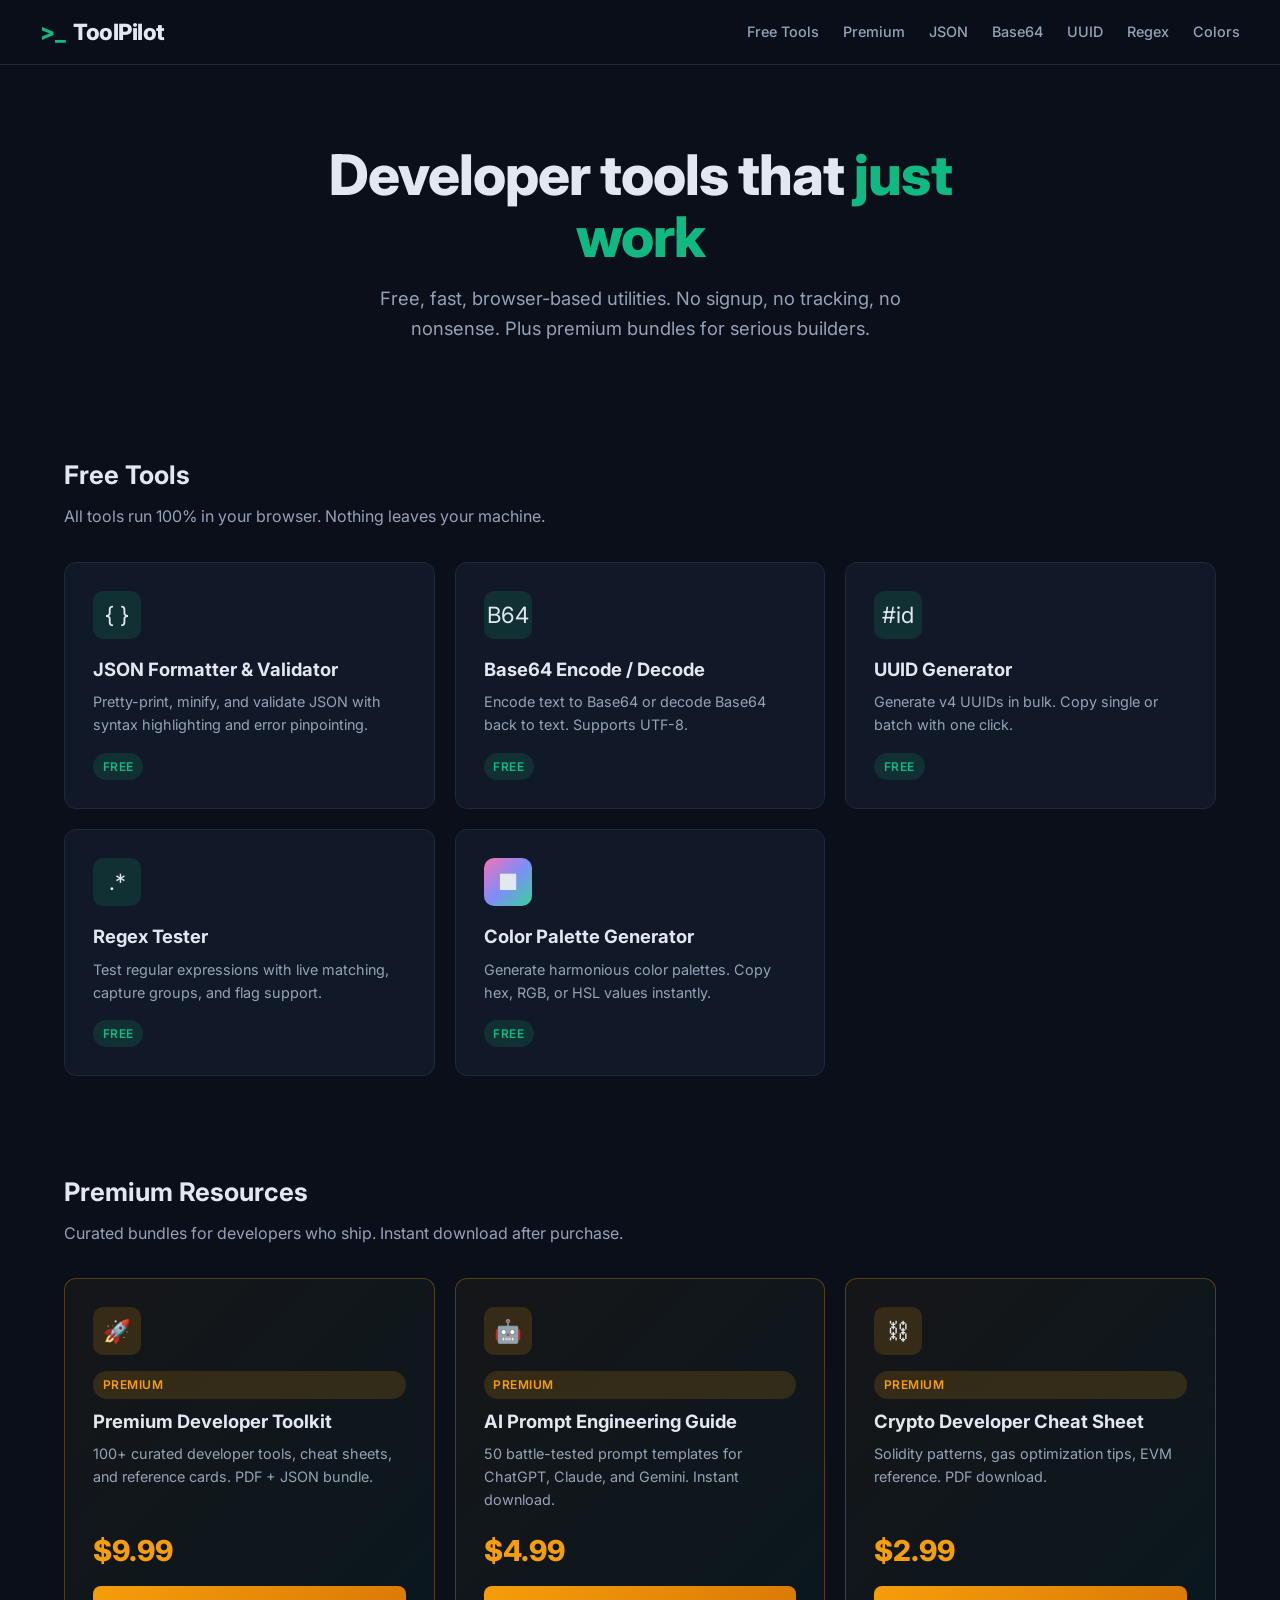
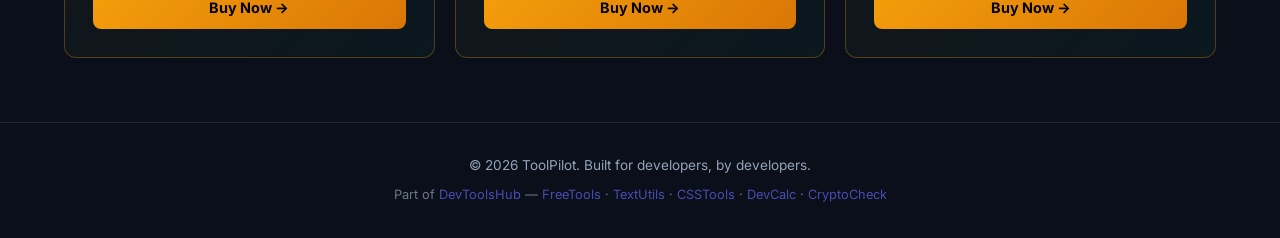
<file: index.html>
<!DOCTYPE html>
<html lang="en">
<head>
  <meta charset="UTF-8">
  <meta name="viewport" content="width=device-width, initial-scale=1.0">
  <title>ToolPilot — Free Developer Tools & Premium Resources</title>
  <meta name="description" content="Free online developer tools: JSON formatter, Base64 encoder, UUID generator, regex tester, color palette generator. Plus premium dev resources.">
  <meta name="keywords" content="developer tools, JSON formatter, Base64 encoder, UUID generator, regex tester, color palette, free tools">
  <meta name="author" content="ToolPilot">
  <meta property="og:title" content="ToolPilot — Free Developer Tools & Premium Resources">
  <meta property="og:description" content="Free online developer tools plus premium dev bundles. Ship faster.">
  <meta property="og:type" content="website">
  <meta name="twitter:card" content="summary_large_image">
  <link rel="canonical" href="https://lordbasilaiassistant-sudo.github.io/toolpilot-dev/">
  <link rel="preconnect" href="https://fonts.googleapis.com">
  <link href="https://fonts.googleapis.com/css2?family=Inter:wght@400;500;600;700;800&family=JetBrains+Mono:wght@400;500&display=swap" rel="stylesheet">
  <link rel="stylesheet" href="style.css">
</head>
<body>

<nav class="nav">
  <div class="nav-inner">
    <a href="index.html" class="nav-logo"><span>&gt;_</span> ToolPilot</a>
    <button class="hamburger" onclick="document.querySelector('.nav-links').classList.toggle('open')" aria-label="Menu">&#9776;</button>
    <div class="nav-links">
      <a href="#tools">Free Tools</a>
      <a href="#premium">Premium</a>
      <a href="tools/json-formatter.html">JSON</a>
      <a href="tools/base64.html">Base64</a>
      <a href="tools/uuid.html">UUID</a>
      <a href="tools/regex.html">Regex</a>
      <a href="tools/colors.html">Colors</a>
    </div>
  </div>
</nav>

<header class="hero">
  <h1>Developer tools that <span class="accent">just work</span></h1>
  <p>Free, fast, browser-based utilities. No signup, no tracking, no nonsense. Plus premium bundles for serious builders.</p>
</header>

<section class="section" id="tools">
  <h2 class="section-title">Free Tools</h2>
  <p class="section-sub">All tools run 100% in your browser. Nothing leaves your machine.</p>
  <div class="grid">

    <a href="tools/json-formatter.html" class="card" style="text-decoration:none;color:inherit">
      <div class="card-icon">{ }</div>
      <h3>JSON Formatter &amp; Validator</h3>
      <p>Pretty-print, minify, and validate JSON with syntax highlighting and error pinpointing.</p>
      <div><span class="card-badge badge-free">Free</span></div>
    </a>

    <a href="tools/base64.html" class="card" style="text-decoration:none;color:inherit">
      <div class="card-icon">B64</div>
      <h3>Base64 Encode / Decode</h3>
      <p>Encode text to Base64 or decode Base64 back to text. Supports UTF-8.</p>
      <div><span class="card-badge badge-free">Free</span></div>
    </a>

    <a href="tools/uuid.html" class="card" style="text-decoration:none;color:inherit">
      <div class="card-icon">#id</div>
      <h3>UUID Generator</h3>
      <p>Generate v4 UUIDs in bulk. Copy single or batch with one click.</p>
      <div><span class="card-badge badge-free">Free</span></div>
    </a>

    <a href="tools/regex.html" class="card" style="text-decoration:none;color:inherit">
      <div class="card-icon">.*</div>
      <h3>Regex Tester</h3>
      <p>Test regular expressions with live matching, capture groups, and flag support.</p>
      <div><span class="card-badge badge-free">Free</span></div>
    </a>

    <a href="tools/colors.html" class="card" style="text-decoration:none;color:inherit">
      <div class="card-icon" style="background:linear-gradient(135deg,#f472b6,#818cf8,#34d399)">&#9632;</div>
      <h3>Color Palette Generator</h3>
      <p>Generate harmonious color palettes. Copy hex, RGB, or HSL values instantly.</p>
      <div><span class="card-badge badge-free">Free</span></div>
    </a>

  </div>
</section>

<section class="section" id="premium">
  <h2 class="section-title">Premium Resources</h2>
  <p class="section-sub">Curated bundles for developers who ship. Instant download after purchase.</p>
  <div class="grid">

    <div class="card premium-card">
      <div class="card-icon" style="background:rgba(245,158,11,0.15)">&#128640;</div>
      <span class="card-badge badge-premium mb-1">Premium</span>
      <h3>Premium Developer Toolkit</h3>
      <p>100+ curated developer tools, cheat sheets, and reference cards. PDF + JSON bundle.</p>
      <div class="price-tag">$9.99</div>
      <a href="https://buy.stripe.com/00w4gs4dWdth6P3dB98Vi0J" target="_blank" rel="noopener" class="btn btn-buy">Buy Now &rarr;</a>
    </div>

    <div class="card premium-card">
      <div class="card-icon" style="background:rgba(245,158,11,0.15)">&#129302;</div>
      <span class="card-badge badge-premium mb-1">Premium</span>
      <h3>AI Prompt Engineering Guide</h3>
      <p>50 battle-tested prompt templates for ChatGPT, Claude, and Gemini. Instant download.</p>
      <div class="price-tag">$4.99</div>
      <a href="https://buy.stripe.com/8x214g9yg74TehveFd8Vi0K" target="_blank" rel="noopener" class="btn btn-buy">Buy Now &rarr;</a>
    </div>

    <div class="card premium-card">
      <div class="card-icon" style="background:rgba(245,158,11,0.15)">&#9939;</div>
      <span class="card-badge badge-premium mb-1">Premium</span>
      <h3>Crypto Developer Cheat Sheet</h3>
      <p>Solidity patterns, gas optimization tips, EVM reference. PDF download.</p>
      <div class="price-tag">$2.99</div>
      <a href="https://buy.stripe.com/5kQ8wIh0I3SHa1f7cL8Vi0L" target="_blank" rel="noopener" class="btn btn-buy">Buy Now &rarr;</a>
    </div>

  </div>
</section>

<footer class="footer">
  <p>&copy; 2026 ToolPilot. Built for developers, by developers.</p>
  <p style="margin-top:0.5rem;font-size:0.8rem;opacity:0.7;">Part of <a href="https://lordbasilaiassistant-sudo.github.io/devtools-hub/" style="color:#6366f1;text-decoration:none;">DevToolsHub</a> &mdash; <a href="https://lordbasilaiassistant-sudo.github.io/freetools-online/" style="color:#6366f1;text-decoration:none;">FreeTools</a> &middot; <a href="https://lordbasilaiassistant-sudo.github.io/textutils-tools/" style="color:#6366f1;text-decoration:none;">TextUtils</a> &middot; <a href="https://lordbasilaiassistant-sudo.github.io/csstools-dev/" style="color:#6366f1;text-decoration:none;">CSSTools</a> &middot; <a href="https://lordbasilaiassistant-sudo.github.io/devcalc-tools/" style="color:#6366f1;text-decoration:none;">DevCalc</a> &middot; <a href="https://lordbasilaiassistant-sudo.github.io/cryptocheck-tools/" style="color:#6366f1;text-decoration:none;">CryptoCheck</a></p>
</footer>

</body>
</html>
</file>
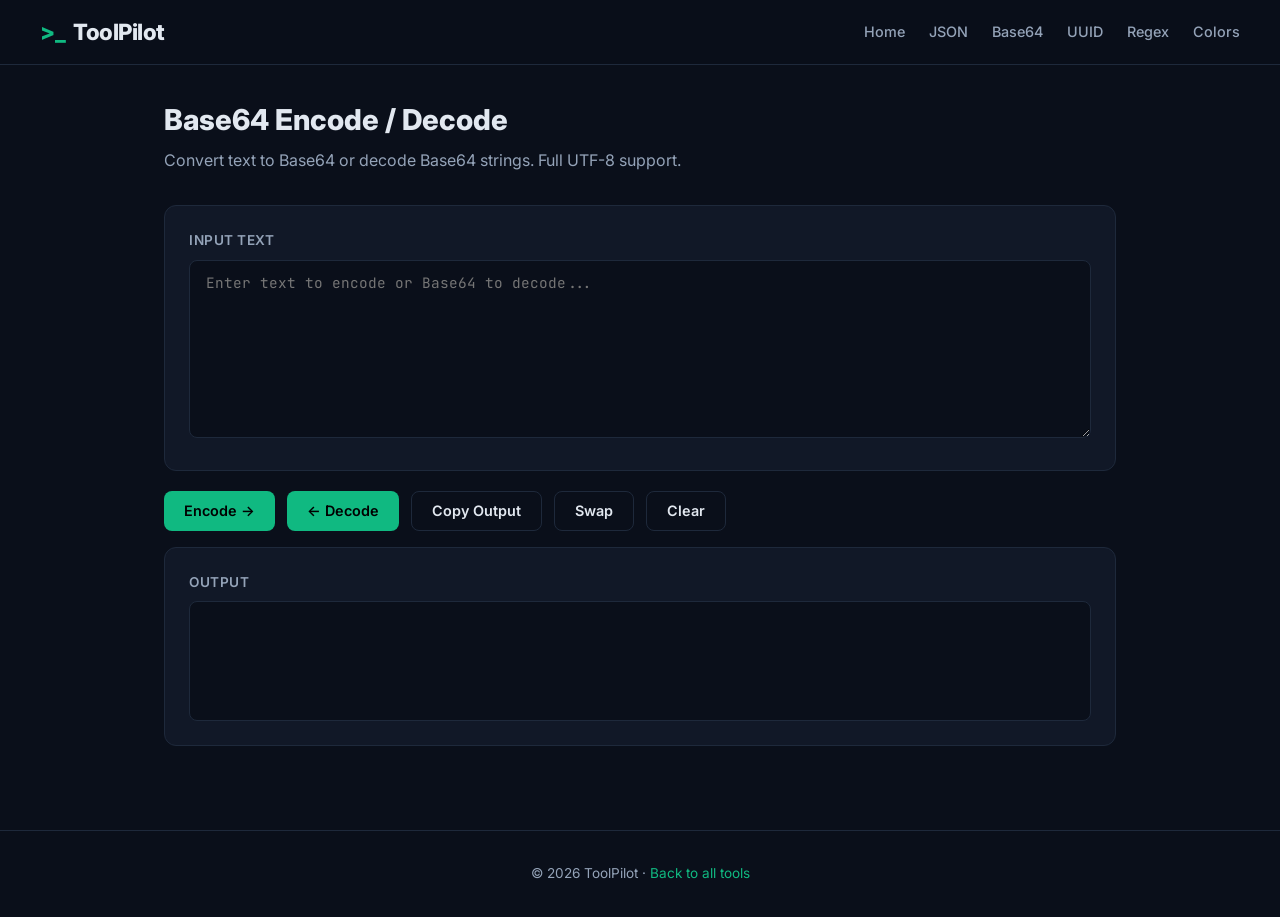
<file: tools/base64.html>
<!DOCTYPE html>
<html lang="en">
<head>
  <meta charset="UTF-8">
  <meta name="viewport" content="width=device-width, initial-scale=1.0">
  <title>Base64 Encode / Decode — ToolPilot</title>
  <meta name="description" content="Free online Base64 encoder and decoder. Convert text to Base64 and back. UTF-8 supported.">
  <link rel="canonical" href="https://lordbasilaiassistant-sudo.github.io/toolpilot-dev/tools/base64.html">
  <link href="https://fonts.googleapis.com/css2?family=Inter:wght@400;500;600;700;800&family=JetBrains+Mono:wght@400;500&display=swap" rel="stylesheet">
  <link rel="stylesheet" href="../style.css">
</head>
<body>

<nav class="nav">
  <div class="nav-inner">
    <a href="../index.html" class="nav-logo"><span>&gt;_</span> ToolPilot</a>
    <button class="hamburger" onclick="document.querySelector('.nav-links').classList.toggle('open')" aria-label="Menu">&#9776;</button>
    <div class="nav-links">
      <a href="../index.html">Home</a>
      <a href="json-formatter.html">JSON</a>
      <a href="base64.html">Base64</a>
      <a href="uuid.html">UUID</a>
      <a href="regex.html">Regex</a>
      <a href="colors.html">Colors</a>
    </div>
  </div>
</nav>

<div class="tool-container">
  <div class="tool-header">
    <h1>Base64 Encode / Decode</h1>
    <p>Convert text to Base64 or decode Base64 strings. Full UTF-8 support.</p>
  </div>

  <div class="tool-panel">
    <label for="b64-input">Input Text</label>
    <textarea id="b64-input" rows="8" placeholder="Enter text to encode or Base64 to decode..."></textarea>
  </div>

  <div class="tool-actions">
    <button class="btn btn-primary" onclick="encode()">Encode &rarr;</button>
    <button class="btn btn-primary" onclick="decode()">&larr; Decode</button>
    <button class="btn btn-outline" onclick="copyOutput()">Copy Output</button>
    <button class="btn btn-outline" onclick="swap()">Swap</button>
    <button class="btn btn-outline" onclick="clearAll()">Clear</button>
  </div>

  <div class="tool-panel">
    <label>Output</label>
    <div id="status" style="font-size:0.85rem;margin-bottom:0.5rem"></div>
    <div id="output" class="output-area"></div>
  </div>
</div>

<div class="toast" id="toast">Copied!</div>

<footer class="footer">
  <p>&copy; 2026 ToolPilot &middot; <a href="../index.html">Back to all tools</a></p>
</footer>

<script>
function encode() {
  const input = document.getElementById('b64-input').value;
  const output = document.getElementById('output');
  const status = document.getElementById('status');
  try {
    const encoded = btoa(unescape(encodeURIComponent(input)));
    output.textContent = encoded;
    status.innerHTML = '<span style="color:#10B981">Encoded ' + input.length + ' chars &rarr; ' + encoded.length + ' chars</span>';
  } catch (e) {
    status.innerHTML = '<span style="color:#ef4444">Error: ' + e.message + '</span>';
  }
}

function decode() {
  const input = document.getElementById('b64-input').value.trim();
  const output = document.getElementById('output');
  const status = document.getElementById('status');
  try {
    const decoded = decodeURIComponent(escape(atob(input)));
    output.textContent = decoded;
    status.innerHTML = '<span style="color:#10B981">Decoded ' + input.length + ' chars &rarr; ' + decoded.length + ' chars</span>';
  } catch (e) {
    status.innerHTML = '<span style="color:#ef4444">Error: Invalid Base64 string</span>';
  }
}

function swap() {
  const input = document.getElementById('b64-input');
  const output = document.getElementById('output');
  input.value = output.textContent;
  output.textContent = '';
  document.getElementById('status').textContent = '';
}

function copyOutput() {
  const text = document.getElementById('output').textContent;
  if (!text) return;
  navigator.clipboard.writeText(text);
  const t = document.getElementById('toast');
  t.textContent = 'Copied!';
  t.classList.add('show');
  setTimeout(() => t.classList.remove('show'), 2000);
}

function clearAll() {
  document.getElementById('b64-input').value = '';
  document.getElementById('output').textContent = '';
  document.getElementById('status').textContent = '';
}
</script>
</body>
</html>
</file>
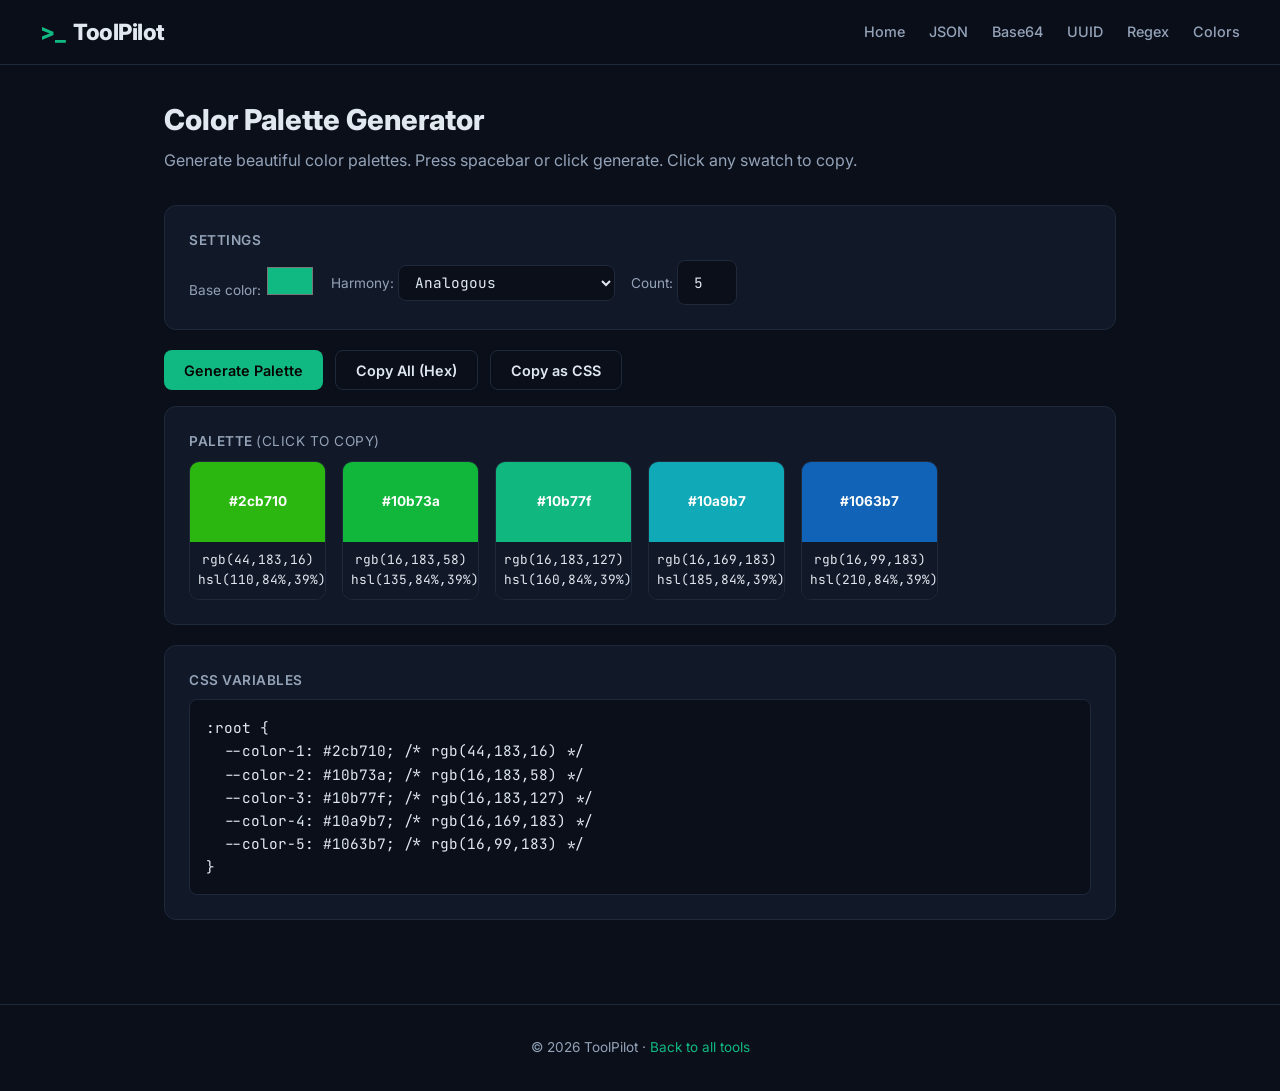
<file: tools/colors.html>
<!DOCTYPE html>
<html lang="en">
<head>
  <meta charset="UTF-8">
  <meta name="viewport" content="width=device-width, initial-scale=1.0">
  <title>Color Palette Generator — ToolPilot</title>
  <meta name="description" content="Free online color palette generator. Create harmonious color schemes and copy hex, RGB, or HSL values.">
  <link rel="canonical" href="https://lordbasilaiassistant-sudo.github.io/toolpilot-dev/tools/colors.html">
  <link href="https://fonts.googleapis.com/css2?family=Inter:wght@400;500;600;700;800&family=JetBrains+Mono:wght@400;500&display=swap" rel="stylesheet">
  <link rel="stylesheet" href="../style.css">
</head>
<body>

<nav class="nav">
  <div class="nav-inner">
    <a href="../index.html" class="nav-logo"><span>&gt;_</span> ToolPilot</a>
    <button class="hamburger" onclick="document.querySelector('.nav-links').classList.toggle('open')" aria-label="Menu">&#9776;</button>
    <div class="nav-links">
      <a href="../index.html">Home</a>
      <a href="json-formatter.html">JSON</a>
      <a href="base64.html">Base64</a>
      <a href="uuid.html">UUID</a>
      <a href="regex.html">Regex</a>
      <a href="colors.html">Colors</a>
    </div>
  </div>
</nav>

<div class="tool-container">
  <div class="tool-header">
    <h1>Color Palette Generator</h1>
    <p>Generate beautiful color palettes. Press spacebar or click generate. Click any swatch to copy.</p>
  </div>

  <div class="tool-panel">
    <label>Settings</label>
    <div style="display:flex;gap:1rem;align-items:center;flex-wrap:wrap">
      <div>
        <span style="font-size:0.85rem;color:var(--text-muted)">Base color:</span>
        <input type="color" id="base-color" value="#10B981" style="width:50px;height:36px;border:none;cursor:pointer;background:transparent">
      </div>
      <div>
        <span style="font-size:0.85rem;color:var(--text-muted)">Harmony:</span>
        <select id="harmony" style="width:auto;padding:0.4rem 0.75rem">
          <option value="analogous">Analogous</option>
          <option value="complementary">Complementary</option>
          <option value="triadic">Triadic</option>
          <option value="split">Split Complementary</option>
          <option value="monochrome">Monochrome</option>
          <option value="random">Random</option>
        </select>
      </div>
      <div>
        <span style="font-size:0.85rem;color:var(--text-muted)">Count:</span>
        <input type="number" id="color-count" value="5" min="3" max="12" style="width:60px;display:inline-block">
      </div>
    </div>
  </div>

  <div class="tool-actions">
    <button class="btn btn-primary" onclick="generatePalette()">Generate Palette</button>
    <button class="btn btn-outline" onclick="copyAllColors()">Copy All (Hex)</button>
    <button class="btn btn-outline" onclick="copyCSS()">Copy as CSS</button>
  </div>

  <div class="tool-panel">
    <label>Palette <span style="font-weight:400;color:var(--text-muted)">(click to copy)</span></label>
    <div id="palette" class="palette-grid"></div>
  </div>

  <div class="tool-panel">
    <label>CSS Variables</label>
    <div id="css-output" class="output-area" style="min-height:60px"></div>
  </div>
</div>

<div class="toast" id="toast">Copied!</div>

<footer class="footer">
  <p>&copy; 2026 ToolPilot &middot; <a href="../index.html">Back to all tools</a></p>
</footer>

<script>
let currentPalette = [];

function hexToHsl(hex) {
  let r = parseInt(hex.slice(1,3),16)/255;
  let g = parseInt(hex.slice(3,5),16)/255;
  let b = parseInt(hex.slice(5,7),16)/255;
  const max = Math.max(r,g,b), min = Math.min(r,g,b);
  let h, s, l = (max+min)/2;
  if (max === min) { h = s = 0; }
  else {
    const d = max - min;
    s = l > 0.5 ? d/(2-max-min) : d/(max+min);
    if (max === r) h = ((g-b)/d + (g<b?6:0))/6;
    else if (max === g) h = ((b-r)/d+2)/6;
    else h = ((r-g)/d+4)/6;
  }
  return [Math.round(h*360), Math.round(s*100), Math.round(l*100)];
}

function hslToHex(h, s, l) {
  h = ((h%360)+360)%360;
  s = Math.max(0, Math.min(100, s))/100;
  l = Math.max(0, Math.min(100, l))/100;
  const a = s * Math.min(l, 1-l);
  const f = n => {
    const k = (n + h/30) % 12;
    const c = l - a * Math.max(Math.min(k-3, 9-k, 1), -1);
    return Math.round(255*c).toString(16).padStart(2,'0');
  };
  return '#' + f(0) + f(8) + f(4);
}

function hexToRgb(hex) {
  return [parseInt(hex.slice(1,3),16), parseInt(hex.slice(3,5),16), parseInt(hex.slice(5,7),16)];
}

function generatePalette() {
  const base = document.getElementById('base-color').value;
  const harmony = document.getElementById('harmony').value;
  const count = Math.min(12, Math.max(3, parseInt(document.getElementById('color-count').value) || 5));
  const [h, s, l] = hexToHsl(base);
  let colors = [];

  switch (harmony) {
    case 'analogous':
      for (let i = 0; i < count; i++) {
        const offset = (i - Math.floor(count/2)) * 25;
        colors.push(hslToHex(h + offset, s, l));
      }
      break;
    case 'complementary':
      for (let i = 0; i < count; i++) {
        const t = i / (count - 1);
        colors.push(hslToHex(h + t * 180, s, l + (i % 2 === 0 ? 0 : -10)));
      }
      break;
    case 'triadic':
      for (let i = 0; i < count; i++) {
        colors.push(hslToHex(h + (i * 120 / Math.ceil(count/3)), s, l - 10 + (i % 3) * 10));
      }
      break;
    case 'split':
      for (let i = 0; i < count; i++) {
        const angles = [0, 150, 210];
        colors.push(hslToHex(h + angles[i % 3] + Math.floor(i/3)*15, s, l));
      }
      break;
    case 'monochrome':
      for (let i = 0; i < count; i++) {
        const lightness = 20 + (60 / (count - 1)) * i;
        colors.push(hslToHex(h, s, lightness));
      }
      break;
    case 'random':
      for (let i = 0; i < count; i++) {
        colors.push('#' + Math.floor(Math.random()*16777215).toString(16).padStart(6,'0'));
      }
      break;
  }

  currentPalette = colors;
  renderPalette();
}

function renderPalette() {
  const container = document.getElementById('palette');
  const cssOut = document.getElementById('css-output');
  container.innerHTML = '';

  let css = ':root {\n';
  currentPalette.forEach((color, i) => {
    const [r, g, b] = hexToRgb(color);
    const [h, s, l] = hexToHsl(color);
    const lum = (0.299*r + 0.587*g + 0.114*b);
    const textColor = lum > 128 ? '#000' : '#fff';

    const swatch = document.createElement('div');
    swatch.className = 'swatch';
    swatch.innerHTML = `
      <div class="swatch-color" style="background:${color};display:flex;align-items:center;justify-content:center;color:${textColor};font-weight:700;font-size:0.85rem">${color}</div>
      <div class="swatch-label">rgb(${r},${g},${b})<br>hsl(${h},${s}%,${l}%)</div>
    `;
    swatch.onclick = () => {
      navigator.clipboard.writeText(color);
      showToast('Copied ' + color);
    };
    container.appendChild(swatch);

    css += `  --color-${i + 1}: ${color}; /* rgb(${r},${g},${b}) */\n`;
  });
  css += '}';
  cssOut.textContent = css;
}

function copyAllColors() {
  if (!currentPalette.length) return;
  navigator.clipboard.writeText(currentPalette.join('\n'));
  showToast('All colors copied!');
}

function copyCSS() {
  const css = document.getElementById('css-output').textContent;
  if (!css) return;
  navigator.clipboard.writeText(css);
  showToast('CSS copied!');
}

function showToast(msg) {
  const t = document.getElementById('toast');
  t.textContent = msg;
  t.classList.add('show');
  setTimeout(() => t.classList.remove('show'), 2000);
}

document.addEventListener('keydown', e => {
  if (e.code === 'Space' && e.target.tagName !== 'INPUT' && e.target.tagName !== 'TEXTAREA' && e.target.tagName !== 'SELECT') {
    e.preventDefault();
    generatePalette();
  }
});

generatePalette();
</script>
</body>
</html>
</file>
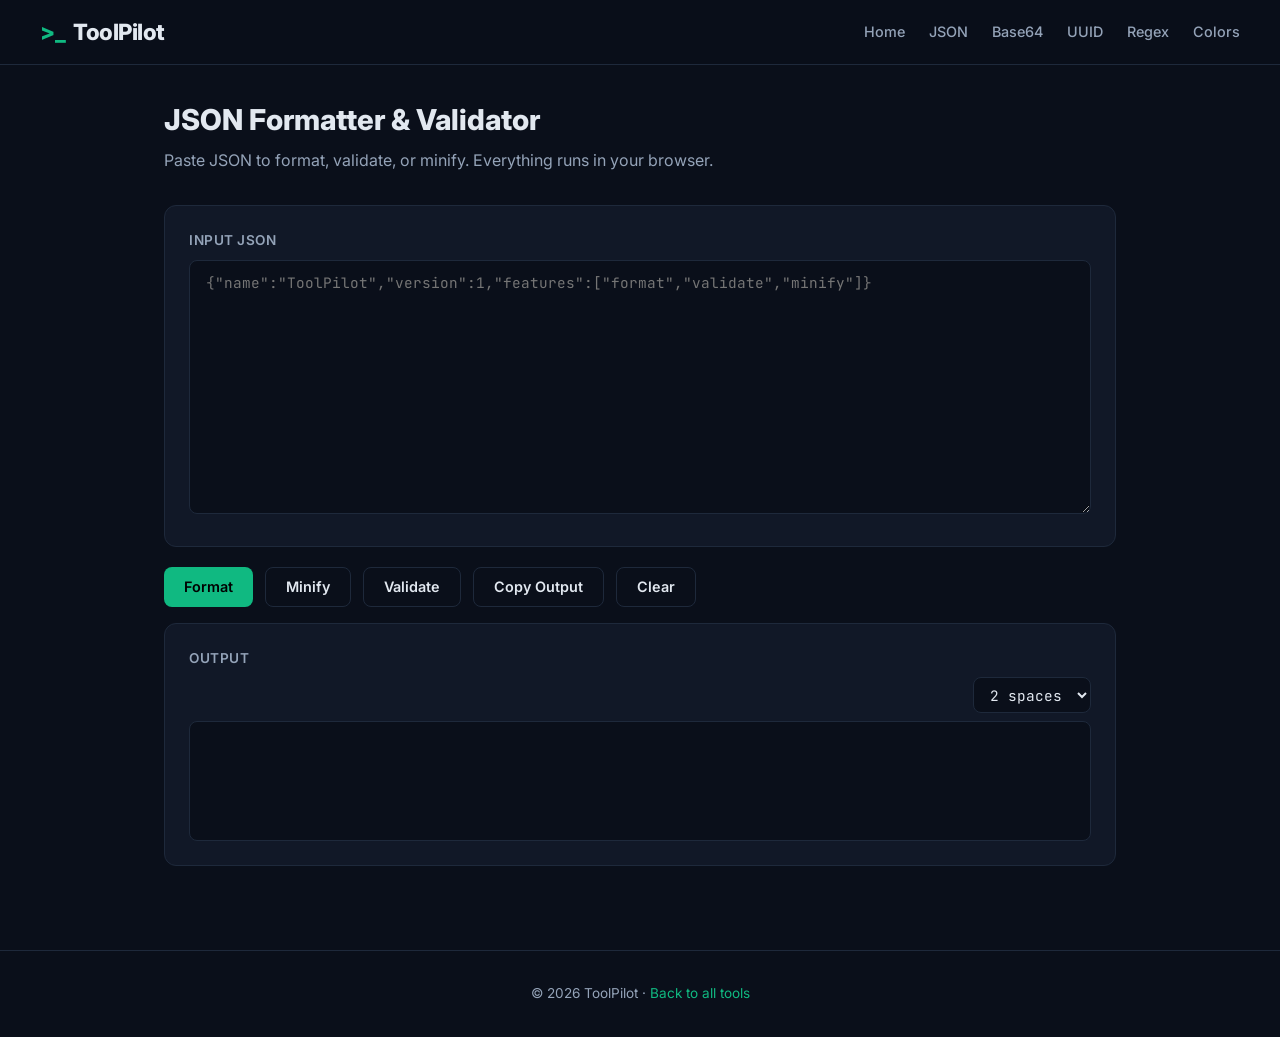
<file: tools/json-formatter.html>
<!DOCTYPE html>
<html lang="en">
<head>
  <meta charset="UTF-8">
  <meta name="viewport" content="width=device-width, initial-scale=1.0">
  <title>JSON Formatter & Validator — ToolPilot</title>
  <meta name="description" content="Free online JSON formatter, validator, and minifier. Pretty-print JSON with syntax highlighting.">
  <link rel="canonical" href="https://lordbasilaiassistant-sudo.github.io/toolpilot-dev/tools/json-formatter.html">
  <link href="https://fonts.googleapis.com/css2?family=Inter:wght@400;500;600;700;800&family=JetBrains+Mono:wght@400;500&display=swap" rel="stylesheet">
  <link rel="stylesheet" href="../style.css">
</head>
<body>

<nav class="nav">
  <div class="nav-inner">
    <a href="../index.html" class="nav-logo"><span>&gt;_</span> ToolPilot</a>
    <button class="hamburger" onclick="document.querySelector('.nav-links').classList.toggle('open')" aria-label="Menu">&#9776;</button>
    <div class="nav-links">
      <a href="../index.html">Home</a>
      <a href="json-formatter.html">JSON</a>
      <a href="base64.html">Base64</a>
      <a href="uuid.html">UUID</a>
      <a href="regex.html">Regex</a>
      <a href="colors.html">Colors</a>
    </div>
  </div>
</nav>

<div class="tool-container">
  <div class="tool-header">
    <h1>JSON Formatter &amp; Validator</h1>
    <p>Paste JSON to format, validate, or minify. Everything runs in your browser.</p>
  </div>

  <div class="tool-panel">
    <label for="json-input">Input JSON</label>
    <textarea id="json-input" rows="12" placeholder='{"name":"ToolPilot","version":1,"features":["format","validate","minify"]}'></textarea>
  </div>

  <div class="tool-actions">
    <button class="btn btn-primary" onclick="formatJSON()">Format</button>
    <button class="btn btn-outline" onclick="minifyJSON()">Minify</button>
    <button class="btn btn-outline" onclick="validateJSON()">Validate</button>
    <button class="btn btn-outline" onclick="copyOutput()">Copy Output</button>
    <button class="btn btn-outline" onclick="clearAll()">Clear</button>
  </div>

  <div class="tool-panel">
    <label>Output</label>
    <div class="flex-between mb-1">
      <span id="status" style="font-size:0.85rem"></span>
      <select id="indent" style="width:auto;padding:0.4rem 0.75rem" onchange="formatJSON()">
        <option value="2">2 spaces</option>
        <option value="4">4 spaces</option>
        <option value="\t">Tab</option>
      </select>
    </div>
    <div id="output" class="output-area"></div>
  </div>
</div>

<div class="toast" id="toast">Copied!</div>

<footer class="footer">
  <p>&copy; 2026 ToolPilot &middot; <a href="../index.html">Back to all tools</a></p>
</footer>

<script>
function getIndent() {
  const v = document.getElementById('indent').value;
  return v === '\\t' ? '\t' : parseInt(v);
}

function formatJSON() {
  const input = document.getElementById('json-input').value.trim();
  const output = document.getElementById('output');
  const status = document.getElementById('status');
  if (!input) { output.textContent = ''; status.textContent = ''; return; }
  try {
    const parsed = JSON.parse(input);
    output.textContent = JSON.stringify(parsed, null, getIndent());
    status.innerHTML = '<span style="color:#10B981">&#10003; Valid JSON</span>';
  } catch (e) {
    output.textContent = '';
    status.innerHTML = '<span style="color:#ef4444">&#10007; ' + e.message + '</span>';
  }
}

function minifyJSON() {
  const input = document.getElementById('json-input').value.trim();
  const output = document.getElementById('output');
  const status = document.getElementById('status');
  if (!input) return;
  try {
    output.textContent = JSON.stringify(JSON.parse(input));
    status.innerHTML = '<span style="color:#10B981">&#10003; Minified</span>';
  } catch (e) {
    status.innerHTML = '<span style="color:#ef4444">&#10007; ' + e.message + '</span>';
  }
}

function validateJSON() {
  const input = document.getElementById('json-input').value.trim();
  const status = document.getElementById('status');
  const output = document.getElementById('output');
  if (!input) return;
  try {
    const parsed = JSON.parse(input);
    const type = Array.isArray(parsed) ? 'Array' : typeof parsed;
    const keys = typeof parsed === 'object' && parsed !== null ? Object.keys(parsed).length : 0;
    output.textContent = 'Type: ' + type + '\nKeys/Items: ' + keys + '\nSize: ' + input.length + ' chars';
    status.innerHTML = '<span style="color:#10B981">&#10003; Valid JSON</span>';
  } catch (e) {
    output.textContent = e.message;
    status.innerHTML = '<span style="color:#ef4444">&#10007; Invalid JSON</span>';
  }
}

function copyOutput() {
  const text = document.getElementById('output').textContent;
  if (!text) return;
  navigator.clipboard.writeText(text);
  showToast('Copied!');
}

function clearAll() {
  document.getElementById('json-input').value = '';
  document.getElementById('output').textContent = '';
  document.getElementById('status').textContent = '';
}

function showToast(msg) {
  const t = document.getElementById('toast');
  t.textContent = msg;
  t.classList.add('show');
  setTimeout(() => t.classList.remove('show'), 2000);
}
</script>
</body>
</html>
</file>
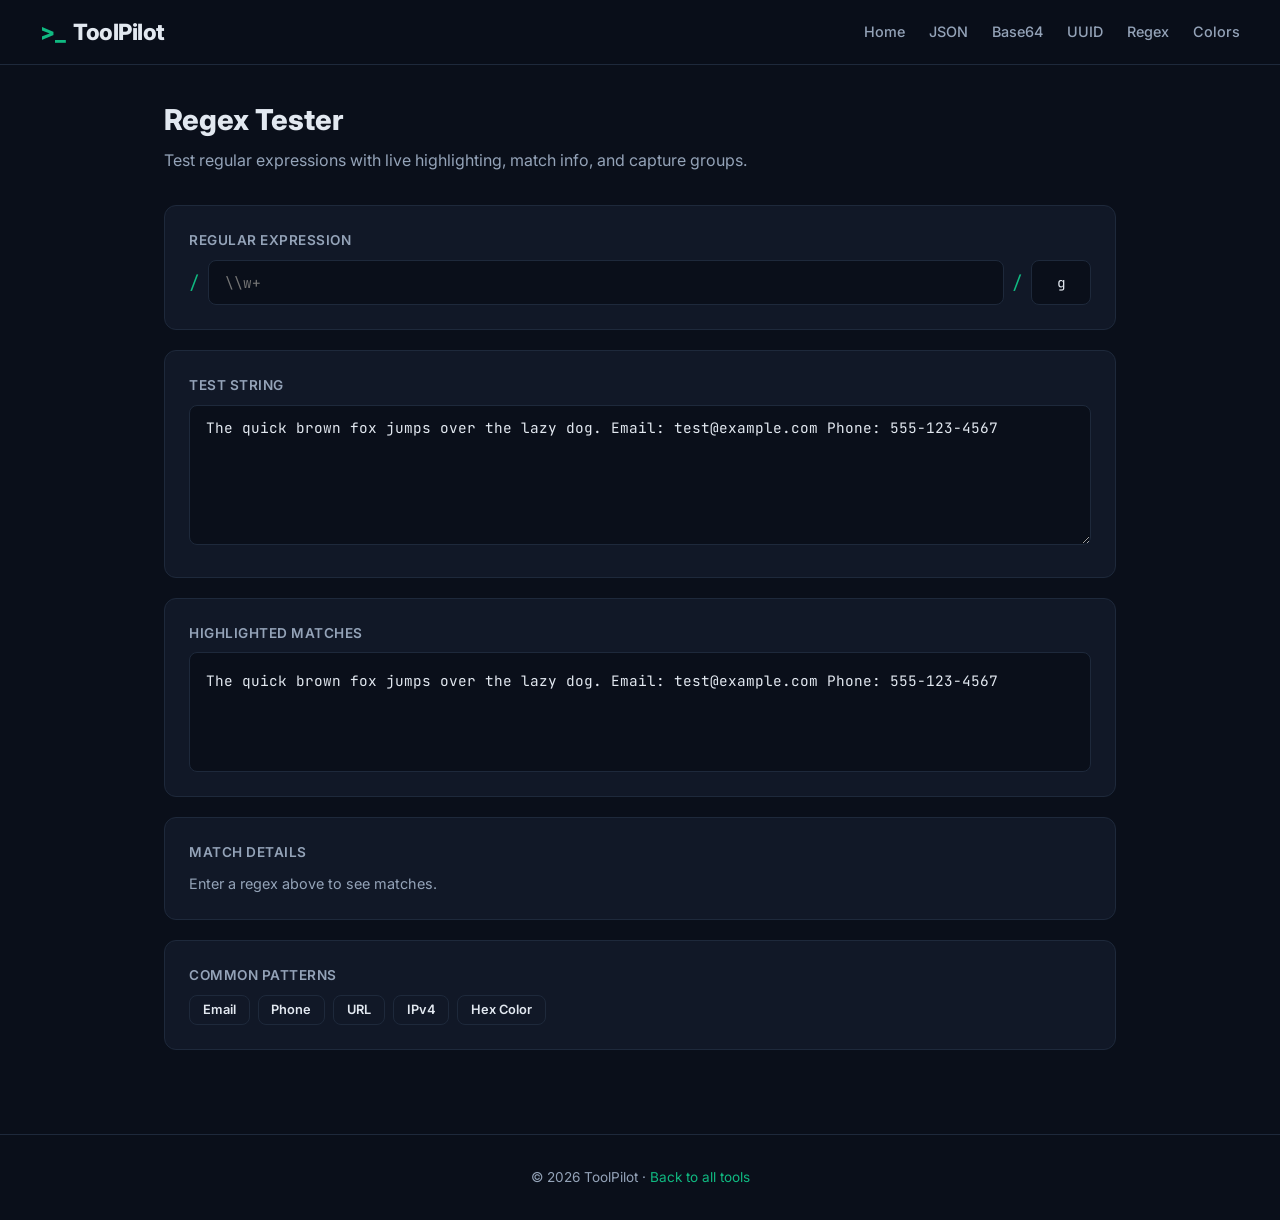
<file: tools/regex.html>
<!DOCTYPE html>
<html lang="en">
<head>
  <meta charset="UTF-8">
  <meta name="viewport" content="width=device-width, initial-scale=1.0">
  <title>Regex Tester — ToolPilot</title>
  <meta name="description" content="Free online regex tester. Test regular expressions with live matching, capture groups, and flags.">
  <link rel="canonical" href="https://lordbasilaiassistant-sudo.github.io/toolpilot-dev/tools/regex.html">
  <link href="https://fonts.googleapis.com/css2?family=Inter:wght@400;500;600;700;800&family=JetBrains+Mono:wght@400;500&display=swap" rel="stylesheet">
  <link rel="stylesheet" href="../style.css">
</head>
<body>

<nav class="nav">
  <div class="nav-inner">
    <a href="../index.html" class="nav-logo"><span>&gt;_</span> ToolPilot</a>
    <button class="hamburger" onclick="document.querySelector('.nav-links').classList.toggle('open')" aria-label="Menu">&#9776;</button>
    <div class="nav-links">
      <a href="../index.html">Home</a>
      <a href="json-formatter.html">JSON</a>
      <a href="base64.html">Base64</a>
      <a href="uuid.html">UUID</a>
      <a href="regex.html">Regex</a>
      <a href="colors.html">Colors</a>
    </div>
  </div>
</nav>

<div class="tool-container">
  <div class="tool-header">
    <h1>Regex Tester</h1>
    <p>Test regular expressions with live highlighting, match info, and capture groups.</p>
  </div>

  <div class="tool-panel">
    <label for="regex-input">Regular Expression</label>
    <div style="display:flex;gap:0.5rem;align-items:center;flex-wrap:wrap">
      <span style="font-family:var(--mono);color:var(--accent);font-size:1.1rem">/</span>
      <input type="text" id="regex-input" placeholder="\\w+" style="flex:1;min-width:200px" oninput="testRegex()">
      <span style="font-family:var(--mono);color:var(--accent);font-size:1.1rem">/</span>
      <input type="text" id="regex-flags" value="g" placeholder="flags" style="width:60px;text-align:center" oninput="testRegex()">
    </div>
  </div>

  <div class="tool-panel">
    <label for="test-string">Test String</label>
    <textarea id="test-string" rows="6" placeholder="Enter text to test against..." oninput="testRegex()">The quick brown fox jumps over the lazy dog. Email: test@example.com Phone: 555-123-4567</textarea>
  </div>

  <div class="tool-panel">
    <label>Highlighted Matches</label>
    <div id="highlight-output" class="output-area" style="white-space:pre-wrap"></div>
  </div>

  <div class="tool-panel">
    <label>Match Details</label>
    <div id="match-info" style="font-size:0.9rem;color:var(--text-muted)">Enter a regex above to see matches.</div>
    <div id="match-details" class="output-area mt-2" style="min-height:60px;display:none"></div>
  </div>

  <div class="tool-panel">
    <label>Common Patterns</label>
    <div style="display:flex;flex-wrap:wrap;gap:0.5rem;margin-top:0.5rem">
      <button class="btn btn-outline" style="font-size:0.8rem;padding:0.4rem 0.8rem" onclick="usePattern('[a-zA-Z0-9._%+-]+@[a-zA-Z0-9.-]+\\.[a-zA-Z]{2,}','g')">Email</button>
      <button class="btn btn-outline" style="font-size:0.8rem;padding:0.4rem 0.8rem" onclick="usePattern('\\d{3}[-.]?\\d{3}[-.]?\\d{4}','g')">Phone</button>
      <button class="btn btn-outline" style="font-size:0.8rem;padding:0.4rem 0.8rem" onclick="usePattern('https?://[^\\s]+','g')">URL</button>
      <button class="btn btn-outline" style="font-size:0.8rem;padding:0.4rem 0.8rem" onclick="usePattern('\\b\\d{1,3}\\.\\d{1,3}\\.\\d{1,3}\\.\\d{1,3}\\b','g')">IPv4</button>
      <button class="btn btn-outline" style="font-size:0.8rem;padding:0.4rem 0.8rem" onclick="usePattern('#([0-9a-fA-F]{3}){1,2}\\b','g')">Hex Color</button>
    </div>
  </div>
</div>

<footer class="footer">
  <p>&copy; 2026 ToolPilot &middot; <a href="../index.html">Back to all tools</a></p>
</footer>

<script>
function usePattern(pattern, flags) {
  document.getElementById('regex-input').value = pattern;
  document.getElementById('regex-flags').value = flags;
  testRegex();
}

function escapeHtml(s) {
  return s.replace(/&/g,'&amp;').replace(/</g,'&lt;').replace(/>/g,'&gt;');
}

function testRegex() {
  const pattern = document.getElementById('regex-input').value;
  const flags = document.getElementById('regex-flags').value;
  const testStr = document.getElementById('test-string').value;
  const highlightEl = document.getElementById('highlight-output');
  const infoEl = document.getElementById('match-info');
  const detailsEl = document.getElementById('match-details');

  if (!pattern) {
    highlightEl.innerHTML = escapeHtml(testStr);
    infoEl.textContent = 'Enter a regex above to see matches.';
    detailsEl.style.display = 'none';
    return;
  }

  let regex;
  try {
    regex = new RegExp(pattern, flags);
  } catch (e) {
    highlightEl.innerHTML = escapeHtml(testStr);
    infoEl.innerHTML = '<span style="color:#ef4444">' + escapeHtml(e.message) + '</span>';
    detailsEl.style.display = 'none';
    return;
  }

  // Collect matches
  const matches = [];
  if (flags.includes('g')) {
    let m;
    const safety = 10000;
    let i = 0;
    while ((m = regex.exec(testStr)) !== null && i++ < safety) {
      matches.push({ index: m.index, length: m[0].length, match: m[0], groups: m.slice(1) });
      if (m[0].length === 0) regex.lastIndex++;
    }
  } else {
    const m = regex.exec(testStr);
    if (m) matches.push({ index: m.index, length: m[0].length, match: m[0], groups: m.slice(1) });
  }

  // Highlight
  if (matches.length === 0) {
    highlightEl.innerHTML = escapeHtml(testStr);
    infoEl.innerHTML = '<span style="color:var(--text-muted)">No matches found.</span>';
    detailsEl.style.display = 'none';
    return;
  }

  let html = '';
  let lastIdx = 0;
  for (const m of matches) {
    html += escapeHtml(testStr.slice(lastIdx, m.index));
    html += '<span class="match-highlight">' + escapeHtml(m.match) + '</span>';
    lastIdx = m.index + m.length;
  }
  html += escapeHtml(testStr.slice(lastIdx));
  highlightEl.innerHTML = html;

  infoEl.innerHTML = '<span style="color:#10B981">' + matches.length + ' match' + (matches.length === 1 ? '' : 'es') + ' found</span>';

  // Details
  let details = '';
  matches.forEach((m, i) => {
    details += 'Match ' + (i + 1) + ': "' + m.match + '" at index ' + m.index + '\n';
    if (m.groups.length) {
      m.groups.forEach((g, j) => {
        details += '  Group ' + (j + 1) + ': "' + (g || '') + '"\n';
      });
    }
  });
  detailsEl.textContent = details;
  detailsEl.style.display = 'block';
}

testRegex();
</script>
</body>
</html>
</file>
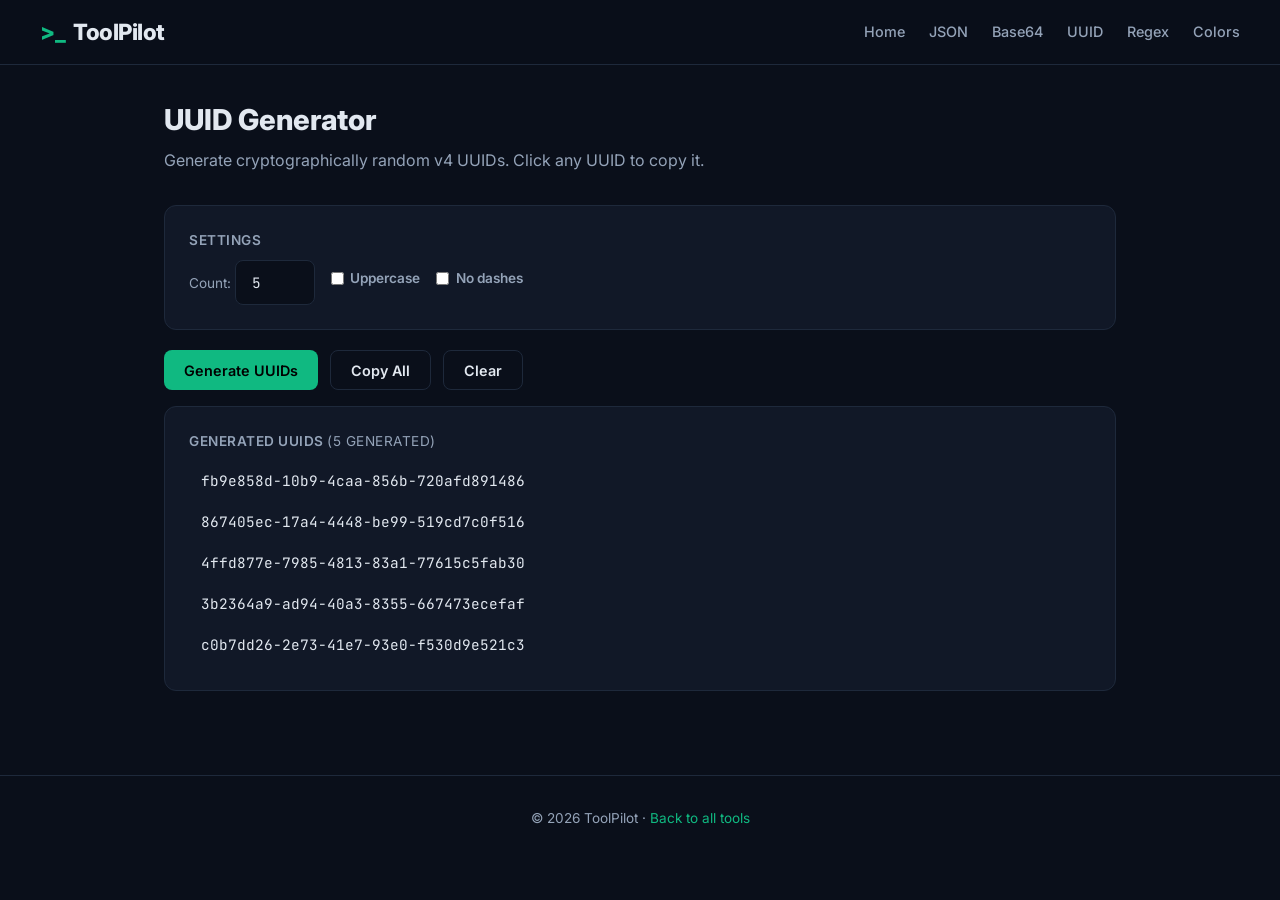
<file: tools/uuid.html>
<!DOCTYPE html>
<html lang="en">
<head>
  <meta charset="UTF-8">
  <meta name="viewport" content="width=device-width, initial-scale=1.0">
  <title>UUID Generator — ToolPilot</title>
  <meta name="description" content="Free online UUID v4 generator. Generate unique identifiers in bulk with one click.">
  <link rel="canonical" href="https://lordbasilaiassistant-sudo.github.io/toolpilot-dev/tools/uuid.html">
  <link href="https://fonts.googleapis.com/css2?family=Inter:wght@400;500;600;700;800&family=JetBrains+Mono:wght@400;500&display=swap" rel="stylesheet">
  <link rel="stylesheet" href="../style.css">
</head>
<body>

<nav class="nav">
  <div class="nav-inner">
    <a href="../index.html" class="nav-logo"><span>&gt;_</span> ToolPilot</a>
    <button class="hamburger" onclick="document.querySelector('.nav-links').classList.toggle('open')" aria-label="Menu">&#9776;</button>
    <div class="nav-links">
      <a href="../index.html">Home</a>
      <a href="json-formatter.html">JSON</a>
      <a href="base64.html">Base64</a>
      <a href="uuid.html">UUID</a>
      <a href="regex.html">Regex</a>
      <a href="colors.html">Colors</a>
    </div>
  </div>
</nav>

<div class="tool-container">
  <div class="tool-header">
    <h1>UUID Generator</h1>
    <p>Generate cryptographically random v4 UUIDs. Click any UUID to copy it.</p>
  </div>

  <div class="tool-panel">
    <label>Settings</label>
    <div style="display:flex;gap:1rem;align-items:center;flex-wrap:wrap">
      <div>
        <span style="font-size:0.85rem;color:var(--text-muted)">Count:</span>
        <input type="number" id="count" value="5" min="1" max="100" style="width:80px;display:inline-block">
      </div>
      <label style="display:flex;align-items:center;gap:0.4rem;cursor:pointer;text-transform:none;letter-spacing:0">
        <input type="checkbox" id="uppercase"> Uppercase
      </label>
      <label style="display:flex;align-items:center;gap:0.4rem;cursor:pointer;text-transform:none;letter-spacing:0">
        <input type="checkbox" id="noDashes"> No dashes
      </label>
    </div>
  </div>

  <div class="tool-actions">
    <button class="btn btn-primary" onclick="generate()">Generate UUIDs</button>
    <button class="btn btn-outline" onclick="copyAll()">Copy All</button>
    <button class="btn btn-outline" onclick="clearAll()">Clear</button>
  </div>

  <div class="tool-panel">
    <label>Generated UUIDs <span id="status" style="font-weight:400"></span></label>
    <div id="uuid-list"></div>
  </div>
</div>

<div class="toast" id="toast">Copied!</div>

<footer class="footer">
  <p>&copy; 2026 ToolPilot &middot; <a href="../index.html">Back to all tools</a></p>
</footer>

<script>
function uuidv4() {
  return crypto.randomUUID();
}

function generate() {
  const count = Math.min(100, Math.max(1, parseInt(document.getElementById('count').value) || 1));
  const upper = document.getElementById('uppercase').checked;
  const noDash = document.getElementById('noDashes').checked;
  const list = document.getElementById('uuid-list');
  list.innerHTML = '';

  for (let i = 0; i < count; i++) {
    let id = uuidv4();
    if (noDash) id = id.replace(/-/g, '');
    if (upper) id = id.toUpperCase();

    const row = document.createElement('div');
    row.style.cssText = 'padding:0.5rem 0.75rem;font-family:var(--mono);font-size:0.9rem;cursor:pointer;border-radius:6px;transition:background 0.15s;margin-bottom:2px';
    row.textContent = id;
    row.onclick = () => {
      navigator.clipboard.writeText(id);
      showToast('Copied: ' + id.slice(0, 8) + '...');
    };
    row.onmouseenter = () => row.style.background = 'var(--accent-glow)';
    row.onmouseleave = () => row.style.background = 'transparent';
    list.appendChild(row);
  }
  document.getElementById('status').textContent = '(' + count + ' generated)';
}

function copyAll() {
  const list = document.getElementById('uuid-list');
  const ids = Array.from(list.children).map(r => r.textContent).join('\n');
  if (!ids) return;
  navigator.clipboard.writeText(ids);
  showToast('All UUIDs copied!');
}

function clearAll() {
  document.getElementById('uuid-list').innerHTML = '';
  document.getElementById('status').textContent = '';
}

function showToast(msg) {
  const t = document.getElementById('toast');
  t.textContent = msg;
  t.classList.add('show');
  setTimeout(() => t.classList.remove('show'), 2000);
}

// Auto-generate on load
generate();
</script>
</body>
</html>
</file>
<file: style.css>
/* ToolPilot — Global Styles */
:root {
  --bg: #0a0f1a;
  --bg-card: #111827;
  --bg-card-hover: #1a2332;
  --border: #1e293b;
  --text: #e2e8f0;
  --text-muted: #94a3b8;
  --accent: #10B981;
  --accent-glow: rgba(16, 185, 129, 0.15);
  --accent-dark: #059669;
  --danger: #ef4444;
  --warning: #f59e0b;
  --info: #3b82f6;
  --radius: 12px;
  --font: 'Inter', -apple-system, BlinkMacSystemFont, 'Segoe UI', sans-serif;
  --mono: 'JetBrains Mono', 'Fira Code', 'Consolas', monospace;
}

*, *::before, *::after { box-sizing: border-box; margin: 0; padding: 0; }

html { scroll-behavior: smooth; }

body {
  font-family: var(--font);
  background: var(--bg);
  color: var(--text);
  line-height: 1.6;
  min-height: 100vh;
}

a { color: var(--accent); text-decoration: none; transition: color 0.2s; }
a:hover { color: #34d399; }

/* Nav */
.nav {
  position: sticky;
  top: 0;
  z-index: 100;
  background: rgba(10, 15, 26, 0.85);
  backdrop-filter: blur(16px);
  border-bottom: 1px solid var(--border);
  padding: 0 1.5rem;
}

.nav-inner {
  max-width: 1200px;
  margin: 0 auto;
  display: flex;
  align-items: center;
  justify-content: space-between;
  height: 64px;
}

.nav-logo {
  font-size: 1.4rem;
  font-weight: 800;
  letter-spacing: -0.5px;
  color: var(--text);
  display: flex;
  align-items: center;
  gap: 0.5rem;
}

.nav-logo span { color: var(--accent); }

.nav-links { display: flex; gap: 1.5rem; align-items: center; }
.nav-links a {
  color: var(--text-muted);
  font-size: 0.9rem;
  font-weight: 500;
  transition: color 0.2s;
}
.nav-links a:hover { color: var(--accent); }

.hamburger {
  display: none;
  background: none;
  border: none;
  color: var(--text);
  font-size: 1.5rem;
  cursor: pointer;
}

/* Hero */
.hero {
  text-align: center;
  padding: 5rem 1.5rem 3rem;
  max-width: 800px;
  margin: 0 auto;
}

.hero h1 {
  font-size: clamp(2rem, 5vw, 3.5rem);
  font-weight: 800;
  letter-spacing: -1px;
  line-height: 1.1;
  margin-bottom: 1rem;
}

.hero h1 .accent { color: var(--accent); }

.hero p {
  font-size: 1.15rem;
  color: var(--text-muted);
  max-width: 600px;
  margin: 0 auto 2rem;
}

/* Section */
.section {
  max-width: 1200px;
  margin: 0 auto;
  padding: 2rem 1.5rem 4rem;
}

.section-title {
  font-size: 1.6rem;
  font-weight: 700;
  margin-bottom: 0.5rem;
}

.section-sub {
  color: var(--text-muted);
  margin-bottom: 2rem;
}

/* Card Grid */
.grid {
  display: grid;
  grid-template-columns: repeat(auto-fill, minmax(320px, 1fr));
  gap: 1.25rem;
}

.card {
  background: var(--bg-card);
  border: 1px solid var(--border);
  border-radius: var(--radius);
  padding: 1.75rem;
  transition: transform 0.2s, border-color 0.2s, box-shadow 0.2s;
  display: flex;
  flex-direction: column;
}

.card:hover {
  transform: translateY(-3px);
  border-color: var(--accent);
  box-shadow: 0 8px 32px var(--accent-glow);
}

.card-icon {
  width: 48px;
  height: 48px;
  border-radius: 10px;
  background: var(--accent-glow);
  display: flex;
  align-items: center;
  justify-content: center;
  font-size: 1.4rem;
  margin-bottom: 1rem;
}

.card h3 {
  font-size: 1.15rem;
  font-weight: 700;
  margin-bottom: 0.4rem;
}

.card p {
  color: var(--text-muted);
  font-size: 0.9rem;
  flex: 1;
  margin-bottom: 1rem;
}

.card-badge {
  display: inline-block;
  font-size: 0.75rem;
  font-weight: 600;
  padding: 0.25rem 0.6rem;
  border-radius: 999px;
  text-transform: uppercase;
  letter-spacing: 0.5px;
}

.badge-free { background: rgba(16, 185, 129, 0.15); color: var(--accent); }
.badge-premium { background: rgba(245, 158, 11, 0.15); color: var(--warning); }

.btn {
  display: inline-flex;
  align-items: center;
  justify-content: center;
  gap: 0.4rem;
  padding: 0.65rem 1.25rem;
  border-radius: 8px;
  font-size: 0.9rem;
  font-weight: 600;
  border: none;
  cursor: pointer;
  transition: all 0.2s;
  font-family: var(--font);
}

.btn-primary {
  background: var(--accent);
  color: #000;
}
.btn-primary:hover { background: #34d399; color: #000; }

.btn-outline {
  background: transparent;
  border: 1px solid var(--border);
  color: var(--text);
}
.btn-outline:hover { border-color: var(--accent); color: var(--accent); }

.btn-buy {
  background: linear-gradient(135deg, var(--warning), #d97706);
  color: #000;
  font-weight: 700;
}
.btn-buy:hover { filter: brightness(1.1); }

/* Premium Cards */
.premium-card {
  background: linear-gradient(135deg, rgba(245, 158, 11, 0.05), rgba(16, 185, 129, 0.05));
  border-color: rgba(245, 158, 11, 0.3);
}

.premium-card:hover {
  border-color: var(--warning);
  box-shadow: 0 8px 32px rgba(245, 158, 11, 0.15);
}

.price-tag {
  font-size: 1.8rem;
  font-weight: 800;
  color: var(--warning);
  margin-bottom: 0.75rem;
}

/* Tool Page Layout */
.tool-container {
  max-width: 1000px;
  margin: 0 auto;
  padding: 2rem 1.5rem 4rem;
}

.tool-header {
  margin-bottom: 2rem;
}

.tool-header h1 {
  font-size: 1.8rem;
  font-weight: 800;
  margin-bottom: 0.3rem;
}

.tool-header p {
  color: var(--text-muted);
}

.tool-panel {
  background: var(--bg-card);
  border: 1px solid var(--border);
  border-radius: var(--radius);
  padding: 1.5rem;
  margin-bottom: 1.25rem;
}

.tool-panel label {
  display: block;
  font-size: 0.85rem;
  font-weight: 600;
  color: var(--text-muted);
  margin-bottom: 0.5rem;
  text-transform: uppercase;
  letter-spacing: 0.5px;
}

textarea, input[type="text"], input[type="number"], select {
  width: 100%;
  background: var(--bg);
  border: 1px solid var(--border);
  border-radius: 8px;
  color: var(--text);
  padding: 0.75rem 1rem;
  font-family: var(--mono);
  font-size: 0.9rem;
  resize: vertical;
  transition: border-color 0.2s;
}

textarea:focus, input:focus, select:focus {
  outline: none;
  border-color: var(--accent);
}

.tool-actions {
  display: flex;
  gap: 0.75rem;
  flex-wrap: wrap;
  margin: 1rem 0;
}

.output-area {
  background: var(--bg);
  border: 1px solid var(--border);
  border-radius: 8px;
  padding: 1rem;
  font-family: var(--mono);
  font-size: 0.9rem;
  min-height: 120px;
  white-space: pre-wrap;
  word-break: break-all;
  overflow-x: auto;
}

/* Footer */
.footer {
  border-top: 1px solid var(--border);
  padding: 2rem 1.5rem;
  text-align: center;
  color: var(--text-muted);
  font-size: 0.85rem;
}

/* Utilities */
.flex-between { display: flex; justify-content: space-between; align-items: center; }
.mb-1 { margin-bottom: 0.5rem; }
.mb-2 { margin-bottom: 1rem; }
.mt-2 { margin-top: 1rem; }

/* Color swatches */
.palette-grid {
  display: grid;
  grid-template-columns: repeat(auto-fill, minmax(120px, 1fr));
  gap: 1rem;
}

.swatch {
  border-radius: 10px;
  overflow: hidden;
  border: 1px solid var(--border);
  cursor: pointer;
  transition: transform 0.2s;
}

.swatch:hover { transform: scale(1.05); }

.swatch-color {
  height: 80px;
  width: 100%;
}

.swatch-label {
  padding: 0.5rem;
  text-align: center;
  font-family: var(--mono);
  font-size: 0.8rem;
  background: var(--bg-card);
}

/* Regex match highlights */
.match-highlight {
  background: rgba(16, 185, 129, 0.3);
  border-bottom: 2px solid var(--accent);
  padding: 0 2px;
  border-radius: 2px;
}

/* Toast */
.toast {
  position: fixed;
  bottom: 2rem;
  right: 2rem;
  background: var(--accent);
  color: #000;
  padding: 0.75rem 1.25rem;
  border-radius: 8px;
  font-weight: 600;
  font-size: 0.9rem;
  opacity: 0;
  transform: translateY(1rem);
  transition: all 0.3s;
  z-index: 1000;
  pointer-events: none;
}

.toast.show {
  opacity: 1;
  transform: translateY(0);
}

/* Mobile */
@media (max-width: 768px) {
  .nav-links { display: none; }
  .nav-links.open {
    display: flex;
    flex-direction: column;
    position: absolute;
    top: 64px;
    left: 0;
    right: 0;
    background: var(--bg);
    border-bottom: 1px solid var(--border);
    padding: 1rem 1.5rem;
    gap: 1rem;
  }
  .hamburger { display: block; }
  .grid { grid-template-columns: 1fr; }
  .hero { padding: 3rem 1.5rem 2rem; }
  .tool-actions { flex-direction: column; }
  .btn { width: 100%; }
  .palette-grid { grid-template-columns: repeat(auto-fill, minmax(100px, 1fr)); }
}
</file>
